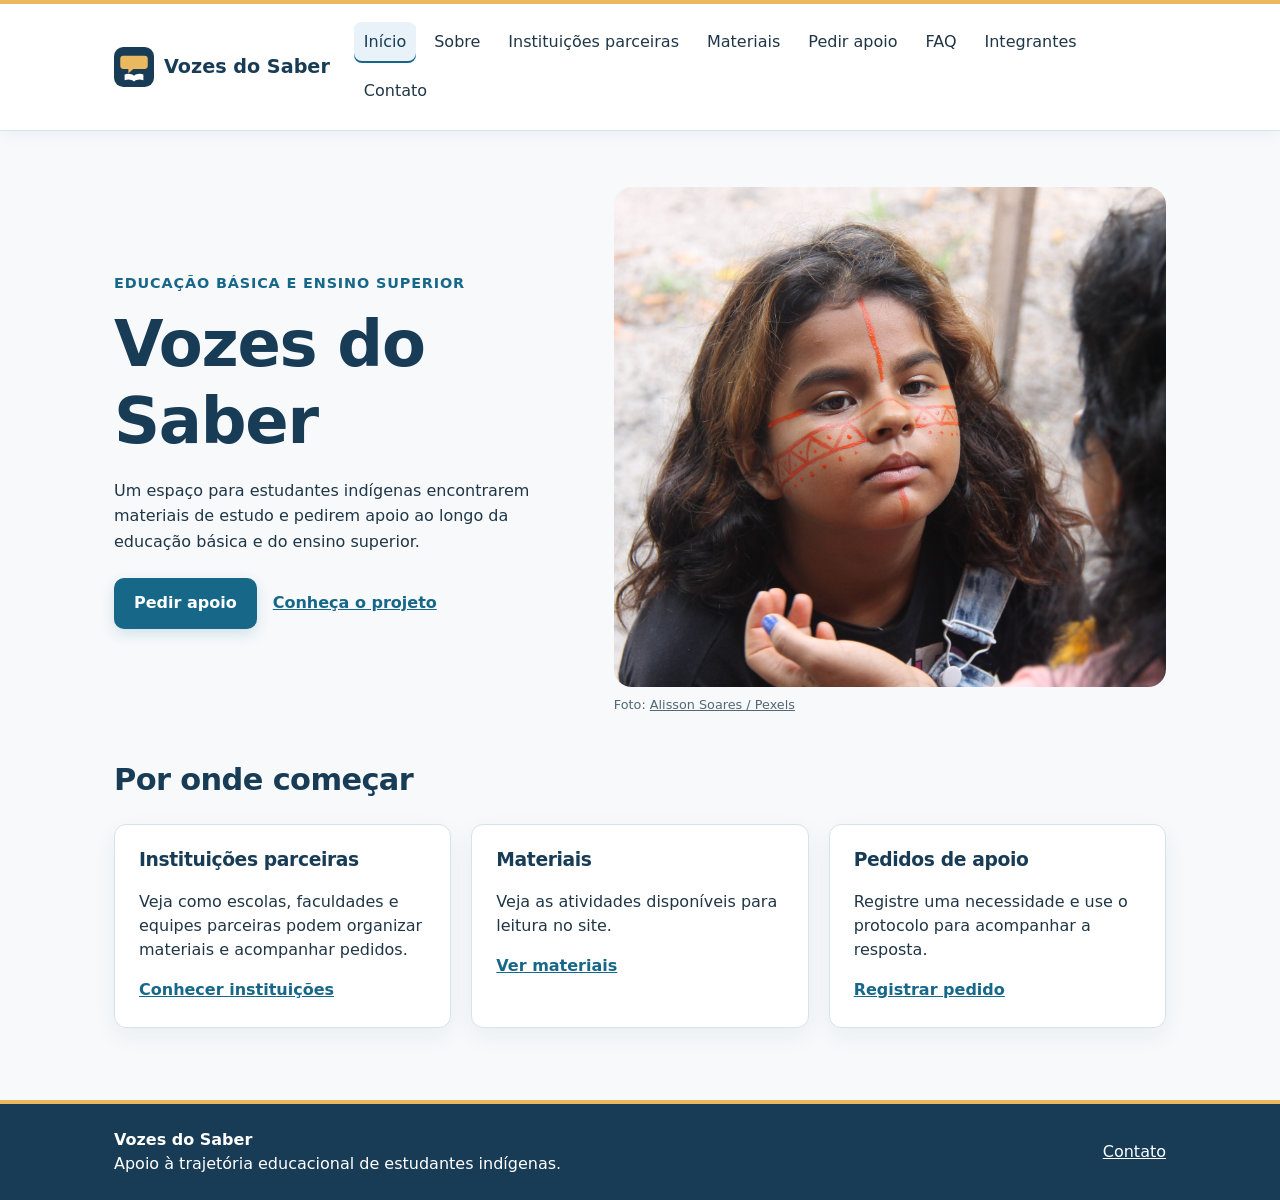
<file: index.html>
<!doctype html>
<html lang="pt-BR">
<head>
    <meta charset="UTF-8">
    <meta name="viewport" content="width=device-width, initial-scale=1.0">
    <title>Início | Vozes do Saber</title>
    <link rel="icon" href="assets/icons/voz-saber.svg" type="image/svg+xml">
    <link rel="stylesheet" href="css/style.css">
    <script src="js/script.js" defer></script>
</head>
<body>
    <a class="pular-conteudo" href="#conteudo-principal">Pular para o conteúdo</a>
    <header class="cabecalho">
        <nav class="navegacao" aria-label="Navegação principal">
            <a class="marca" href="index.html"><img src="assets/icons/voz-saber.svg" alt="" width="40" height="40">Vozes do Saber</a>
            <button class="menu-toggle" type="button" aria-controls="links-navegacao" aria-expanded="false"><span aria-hidden="true">☰</span> Menu</button>
            <div id="links-navegacao" class="links-navegacao">
                <a href="index.html" aria-current="page">Início</a>
                <a href="paginas/sobre.html">Sobre</a>
                <a href="paginas/instituicoes.html">Instituições parceiras</a>
                <a href="paginas/materiais.html">Materiais</a>
                <a href="paginas/pedidos.html">Pedir apoio</a>
                <a href="paginas/faq.html">FAQ</a>
                <a href="paginas/integrantes.html">Integrantes</a>
                <a href="paginas/contato.html">Contato</a>
            </div>
        </nav>
    </header>
    <main id="conteudo-principal" tabindex="-1">
        <section class="destaque-inicial" aria-labelledby="titulo-inicial">
            <div class="destaque-conteudo">
                <p class="etiqueta">Educação básica e ensino superior</p>
                <h1 id="titulo-inicial">Vozes do Saber</h1>
                <p>Um espaço para estudantes indígenas encontrarem materiais de estudo e pedirem apoio ao longo da educação básica e do ensino superior.</p>
                <div class="acoes-destaque">
                    <a class="botao" href="paginas/pedidos.html">Pedir apoio</a>
                    <a class="link-destaque" href="paginas/sobre.html">Conheça o projeto</a>
                </div>
            </div>
            <figure class="destaque-foto">
                <img src="assets/imagens/meninai1.jpg" alt="Retrato de uma criança com pintura facial" width="4272" height="2848" decoding="async" fetchpriority="high">
                <figcaption>Foto: <a href="https://www.pexels.com/pt-br/foto/menina-garota-moca-festival-14969148/">Alisson Soares / Pexels</a></figcaption>
            </figure>
        </section>

        <section class="caminhos-iniciais" aria-labelledby="titulo-caminhos">
            <h2 id="titulo-caminhos">Por onde começar</h2>
            <div class="cartoes-iniciais">
                <article>
                    <h3>Instituições parceiras</h3>
                    <p>Veja como escolas, faculdades e equipes parceiras podem organizar materiais e acompanhar pedidos.</p>
                    <a href="paginas/instituicoes.html">Conhecer instituições</a>
                </article>
                <article>
                    <h3>Materiais</h3>
                    <p>Veja as atividades disponíveis para leitura no site.</p>
                    <a href="paginas/materiais.html">Ver materiais</a>
                </article>
                <article>
                    <h3>Pedidos de apoio</h3>
                    <p>Registre uma necessidade e use o protocolo para acompanhar a resposta.</p>
                    <a href="paginas/pedidos.html">Registrar pedido</a>
                </article>
            </div>
        </section>
    </main>
    <footer class="rodape">
        <div class="conteudo-rodape">
            <p><strong>Vozes do Saber</strong><br>Apoio à trajetória educacional de estudantes indígenas.</p>
            <a href="paginas/contato.html">Contato</a>
        </div>
    </footer>
</body>
</html>
</file>
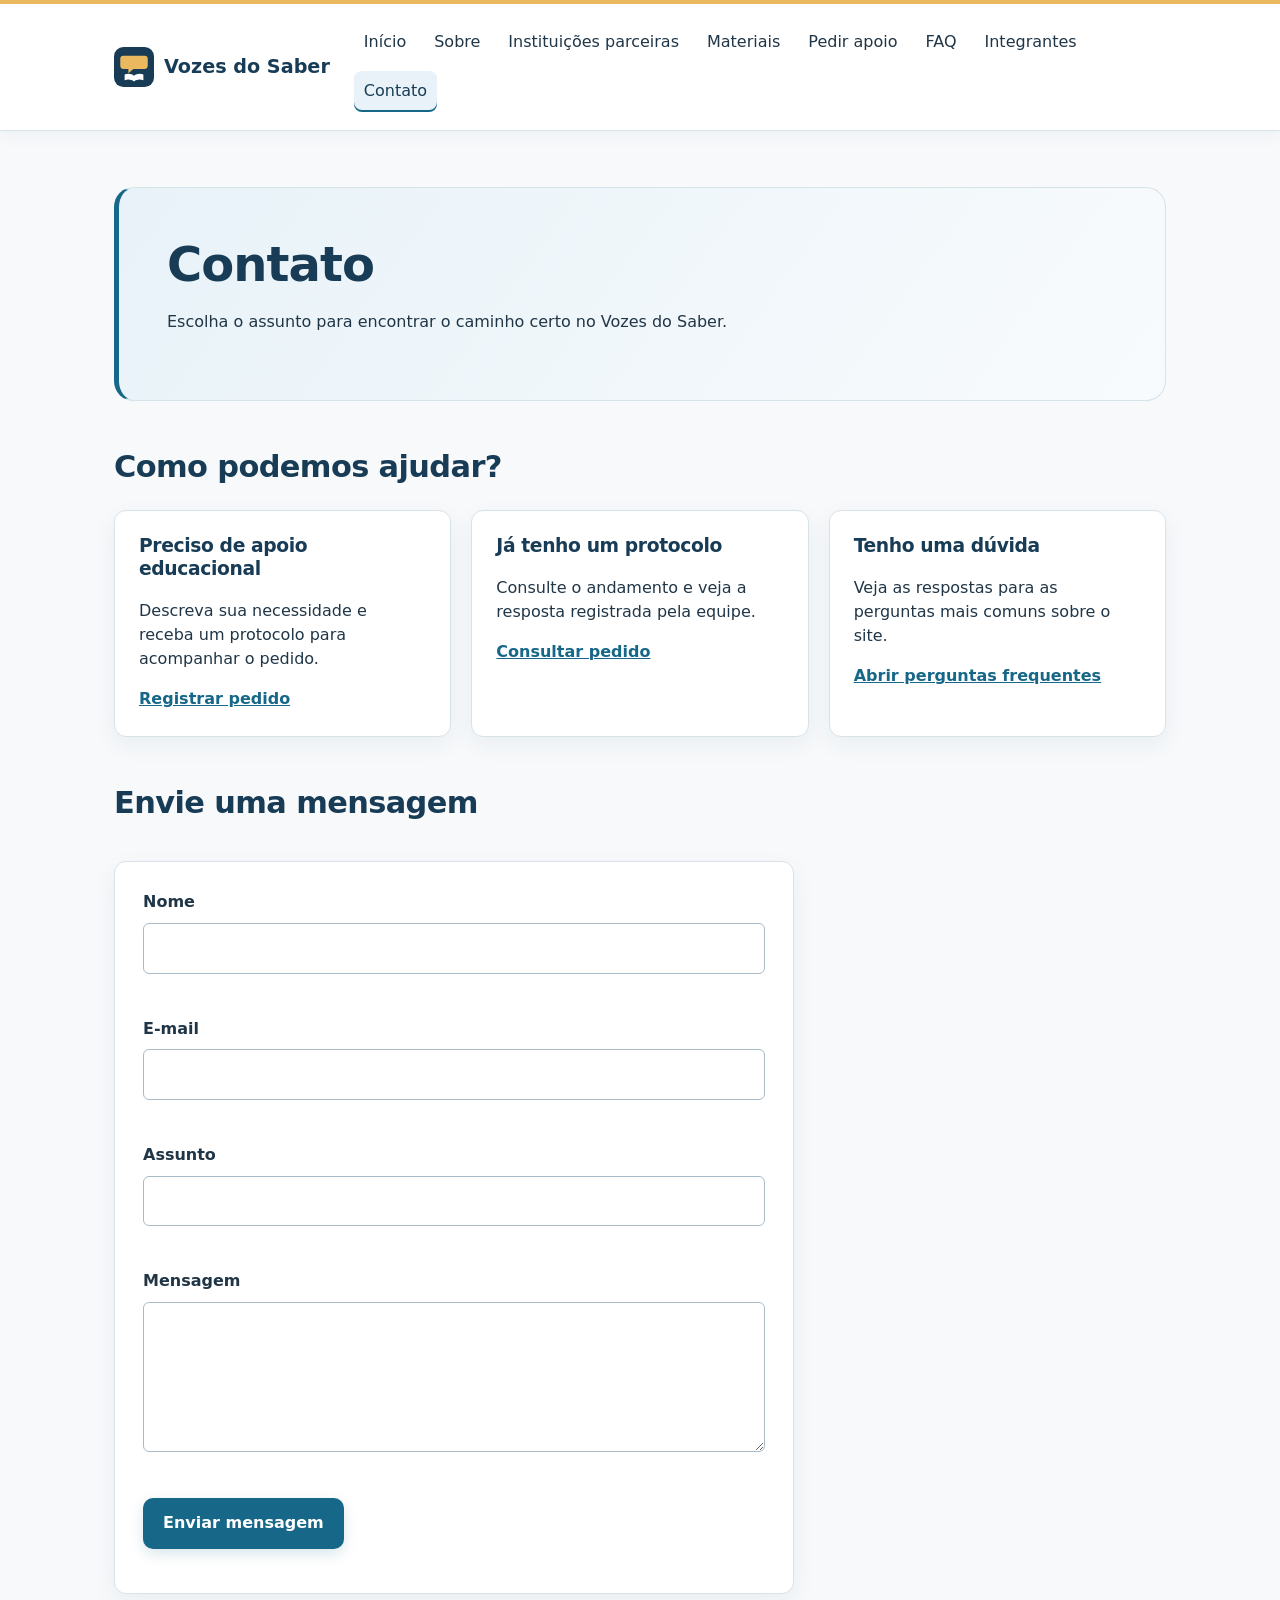
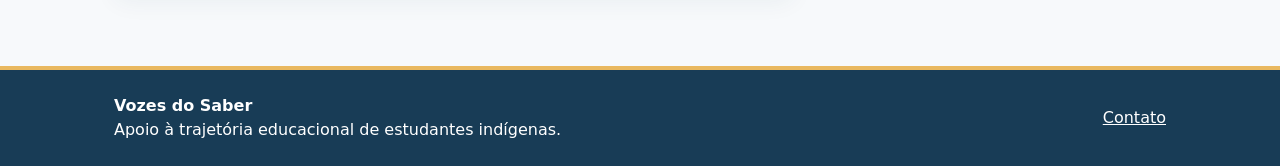
<file: paginas/contato.html>
<!doctype html>
<html lang="pt-BR">
<head>
    <meta charset="UTF-8">
    <meta name="viewport" content="width=device-width, initial-scale=1.0">
    <title>Contato | Vozes do Saber</title>
    <link rel="icon" href="../assets/icons/voz-saber.svg" type="image/svg+xml">
    <link rel="stylesheet" href="../css/style.css">
    <script src="../js/script.js" defer></script>
</head>
<body>
    <a class="pular-conteudo" href="#conteudo-principal">Pular para o conteúdo</a>
    <header class="cabecalho">
        <nav class="navegacao" aria-label="Navegação principal">
            <a class="marca" href="../index.html"><img src="../assets/icons/voz-saber.svg" alt="" width="40" height="40">Vozes do Saber</a>
            <button class="menu-toggle" type="button" aria-controls="links-navegacao" aria-expanded="false"><span aria-hidden="true">☰</span> Menu</button>
            <div id="links-navegacao" class="links-navegacao">
                <a href="../index.html">Início</a>
                <a href="sobre.html">Sobre</a>
                <a href="instituicoes.html">Instituições parceiras</a>
                <a href="materiais.html">Materiais</a>
                <a href="pedidos.html">Pedir apoio</a>
                <a href="faq.html">FAQ</a>
                <a href="integrantes.html">Integrantes</a>
                <a href="contato.html" aria-current="page">Contato</a>
            </div>
        </nav>
    </header>
    <main id="conteudo-principal" tabindex="-1">
        <section class="apresentacao-pagina">
            <h1>Contato</h1>
            <p>Escolha o assunto para encontrar o caminho certo no Vozes do Saber.</p>
        </section>

        <section class="secao-contato" aria-labelledby="titulo-contato">
            <h2 id="titulo-contato">Como podemos ajudar?</h2>
            <div class="opcoes-contato">
                <article>
                    <h3>Preciso de apoio educacional</h3>
                    <p>Descreva sua necessidade e receba um protocolo para acompanhar o pedido.</p>
                    <a href="pedidos.html">Registrar pedido</a>
                </article>
                <article>
                    <h3>Já tenho um protocolo</h3>
                    <p>Consulte o andamento e veja a resposta registrada pela equipe.</p>
                    <a href="pedidos.html#consulta-pedido">Consultar pedido</a>
                </article>
                <article>
                    <h3>Tenho uma dúvida</h3>
                    <p>Veja as respostas para as perguntas mais comuns sobre o site.</p>
                    <a href="faq.html">Abrir perguntas frequentes</a>
                </article>
            </div>
        </section>
        <section class="secao-contato" aria-labelledby="titulo-formulario-contato">
            <h2 id="titulo-formulario-contato">Envie uma mensagem</h2>
            <form id="formulario-contato" class="formulario-pedido" novalidate>
                <label for="contato-nome">Nome</label>
                <input id="contato-nome" name="nome" type="text" autocomplete="name" required aria-describedby="erro-contato-nome">
                <span class="erro-campo" id="erro-contato-nome"></span>

                <label for="contato-email">E-mail</label>
                <input id="contato-email" name="email" type="email" autocomplete="email" required aria-describedby="erro-contato-email">
                <span class="erro-campo" id="erro-contato-email"></span>

                <label for="contato-assunto">Assunto</label>
                <input id="contato-assunto" name="assunto" type="text" required aria-describedby="erro-contato-assunto">
                <span class="erro-campo" id="erro-contato-assunto"></span>

                <label for="contato-mensagem">Mensagem</label>
                <textarea id="contato-mensagem" name="mensagem" rows="5" required aria-describedby="erro-contato-mensagem"></textarea>
                <span class="erro-campo" id="erro-contato-mensagem"></span>

                <button class="botao" type="submit">Enviar mensagem</button>
                <p id="resposta-contato" role="status" aria-live="polite"></p>
            </form>
        </section>
    </main>
    <footer class="rodape">
        <div class="conteudo-rodape">
            <p><strong>Vozes do Saber</strong><br>Apoio à trajetória educacional de estudantes indígenas.</p>
            <a href="contato.html">Contato</a>
        </div>
    </footer>
</body>
</html>
</file>
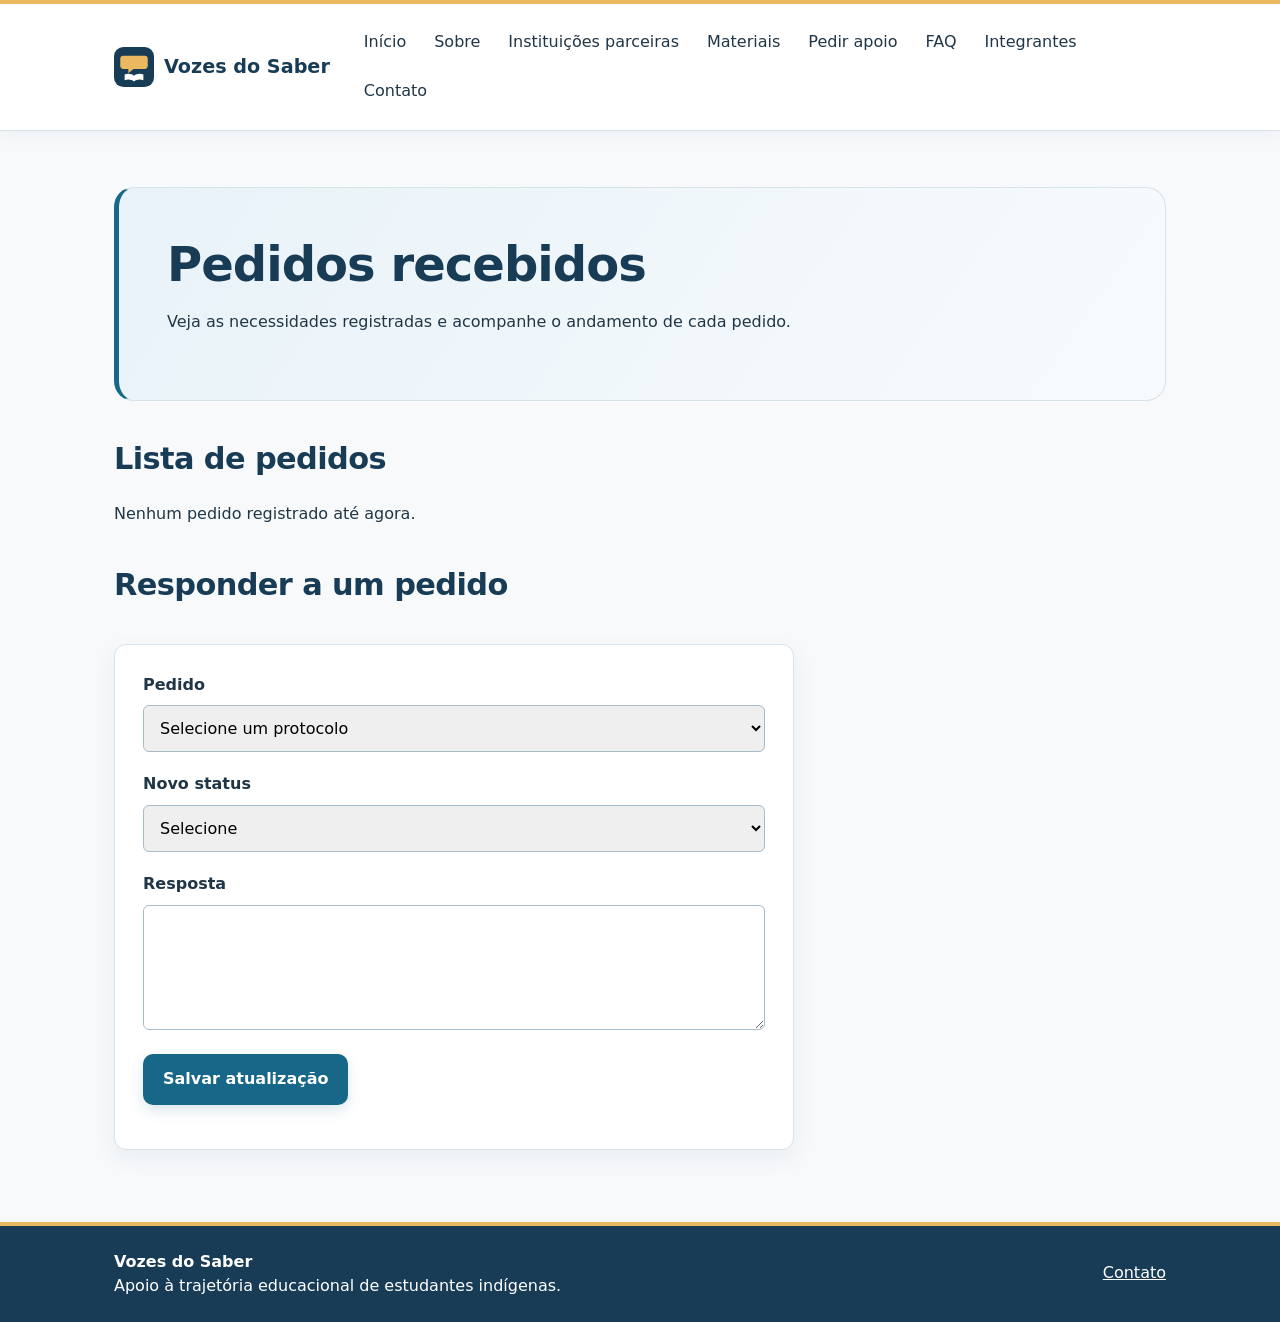
<file: paginas/equipe.html>
<!doctype html>
<html lang="pt-BR">
<head>
    <meta charset="UTF-8">
    <meta name="viewport" content="width=device-width, initial-scale=1.0">
    <title>Pedidos recebidos | Vozes do Saber</title>
    <link rel="icon" href="../assets/icons/voz-saber.svg" type="image/svg+xml">
    <link rel="stylesheet" href="../css/style.css">
    <script src="../js/script.js" defer></script>
</head>
<body>
    <a class="pular-conteudo" href="#conteudo-principal">Pular para o conteúdo</a>
    <header class="cabecalho">
        <nav class="navegacao" aria-label="Navegação principal">
            <a class="marca" href="../index.html"><img src="../assets/icons/voz-saber.svg" alt="" width="40" height="40">Vozes do Saber</a>
            <button class="menu-toggle" type="button" aria-controls="links-navegacao" aria-expanded="false"><span aria-hidden="true">☰</span> Menu</button>
            <div id="links-navegacao" class="links-navegacao">
                <a href="../index.html">Início</a>
                <a href="sobre.html">Sobre</a>
                <a href="instituicoes.html">Instituições parceiras</a>
                <a href="materiais.html">Materiais</a>
                <a href="pedidos.html">Pedir apoio</a>
                <a href="faq.html">FAQ</a>
                <a href="integrantes.html">Integrantes</a>
                <a href="contato.html">Contato</a>
            </div>
        </nav>
    </header>
    <main id="conteudo-principal" tabindex="-1">
        <section class="apresentacao-pagina">
            <h1>Pedidos recebidos</h1>
            <p>Veja as necessidades registradas e acompanhe o andamento de cada pedido.</p>
        </section>

        <section class="secao-pedidos-equipe" aria-labelledby="titulo-lista-pedidos">
            <h2 id="titulo-lista-pedidos">Lista de pedidos</h2>
            <p id="aviso-lista-pedidos" role="status"></p>
            <ul id="lista-pedidos" class="lista-pedidos"></ul>
        </section>

        <section class="secao-pedidos-equipe" aria-labelledby="titulo-resposta-equipe">
            <h2 id="titulo-resposta-equipe">Responder a um pedido</h2>
            <form id="formulario-equipe" class="formulario-pedido">
                <label for="protocolo-equipe">Pedido</label>
                <select id="protocolo-equipe" name="protocolo" required>
                    <option value="">Selecione um protocolo</option>
                </select>

                <label for="status-equipe">Novo status</label>
                <select id="status-equipe" name="status" required>
                    <option value="">Selecione</option>
                    <option value="Em análise">Em análise</option>
                    <option value="Respondido">Respondido</option>
                    <option value="Concluído">Concluído</option>
                </select>

                <label for="mensagem-equipe">Resposta</label>
                <textarea id="mensagem-equipe" name="resposta" rows="4" maxlength="500"></textarea>
                <button class="botao" type="submit">Salvar atualização</button>
                <p id="aviso-resposta-equipe" role="status" aria-live="polite"></p>
            </form>
        </section>
    </main>
    <footer class="rodape">
        <div class="conteudo-rodape">
            <p><strong>Vozes do Saber</strong><br>Apoio à trajetória educacional de estudantes indígenas.</p>
            <a href="contato.html">Contato</a>
        </div>
    </footer>
</body>
</html>
</file>
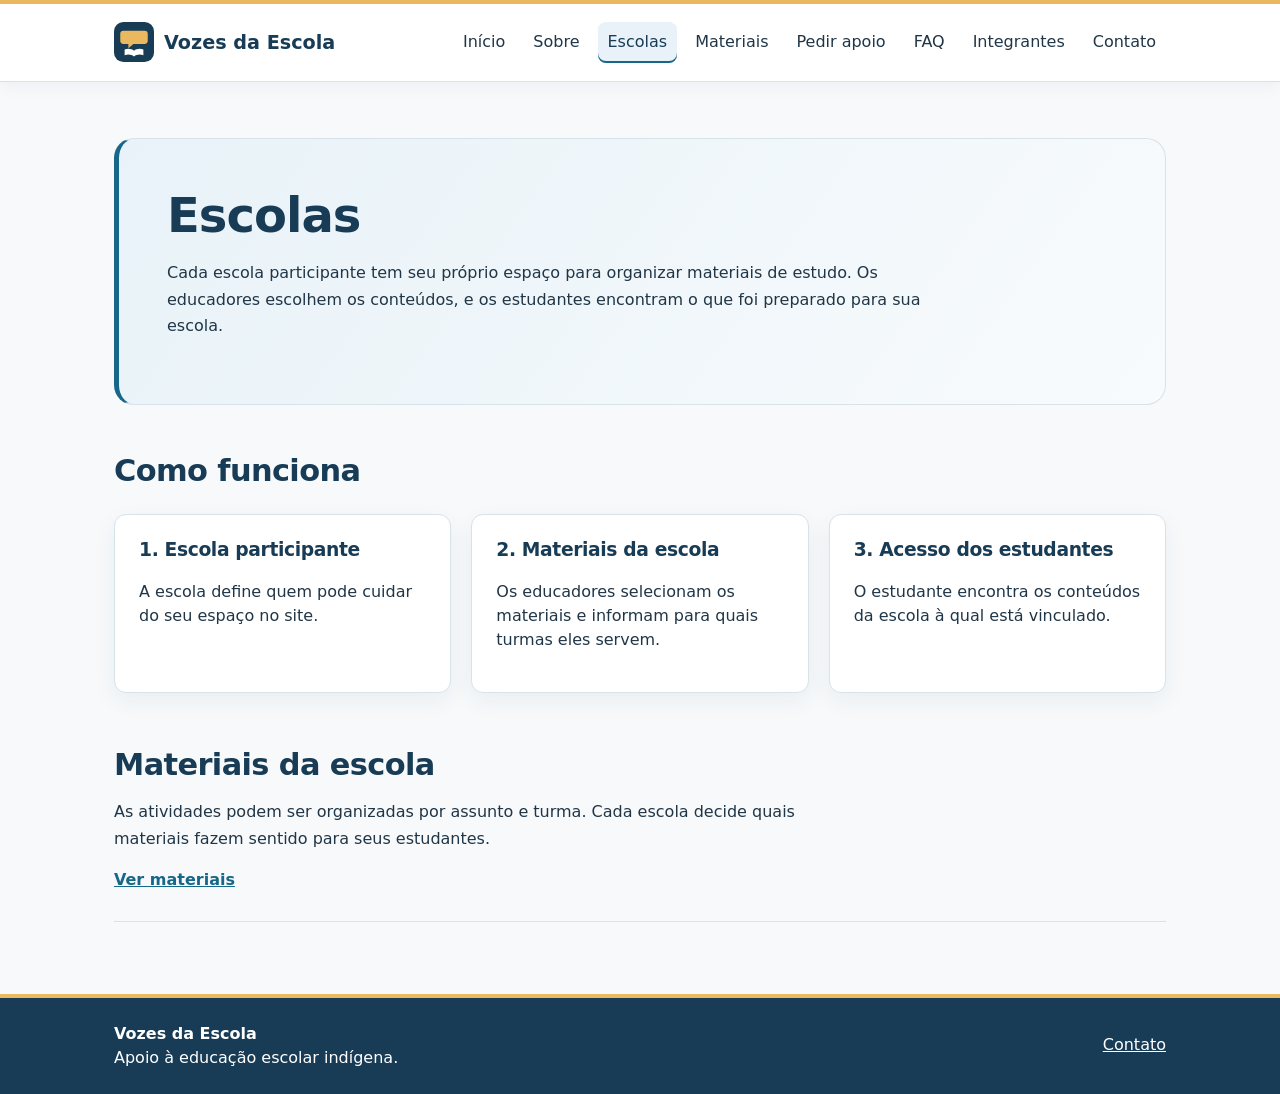
<file: paginas/escolas.html>
<!doctype html>
<html lang="pt-BR">
<head>
    <meta charset="UTF-8">
    <meta name="viewport" content="width=device-width, initial-scale=1.0">
    <title>Escolas | Vozes da Escola</title>
    <link rel="icon" href="../assets/icons/voz-escola.svg" type="image/svg+xml">
    <link rel="stylesheet" href="../css/style.css">
    <script src="../js/script.js" defer></script>
</head>
<body>
    <a class="pular-conteudo" href="#conteudo-principal">Pular para o conteúdo</a>
    <header class="cabecalho">
        <nav class="navegacao" aria-label="Navegação principal">
            <a class="marca" href="../index.html"><img src="../assets/icons/voz-escola.svg" alt="" width="40" height="40">Vozes da Escola</a>
            <button class="menu-toggle" type="button" aria-controls="links-navegacao" aria-expanded="false"><span aria-hidden="true">☰</span> Menu</button>
            <div id="links-navegacao" class="links-navegacao">
                <a href="../index.html">Início</a>
                <a href="sobre.html">Sobre</a>
                <a href="escolas.html" aria-current="page">Escolas</a>
                <a href="materiais.html">Materiais</a>
                <a href="pedidos.html">Pedir apoio</a>
                <a href="faq.html">FAQ</a>
                <a href="integrantes.html">Integrantes</a>
                <a href="contato.html">Contato</a>
            </div>
        </nav>
    </header>
    <main id="conteudo-principal" tabindex="-1">
        <section class="apresentacao-pagina">
            <h1>Escolas</h1>
            <p>Cada escola participante tem seu próprio espaço para organizar materiais de estudo. Os educadores escolhem os conteúdos, e os estudantes encontram o que foi preparado para sua escola.</p>
        </section>

        <section class="secao-escolas" aria-labelledby="titulo-organizacao">
            <h2 id="titulo-organizacao">Como funciona</h2>
            <div class="cartoes-escolas">
                <article>
                    <h3>1. Escola participante</h3>
                    <p>A escola define quem pode cuidar do seu espaço no site.</p>
                </article>
                <article>
                    <h3>2. Materiais da escola</h3>
                    <p>Os educadores selecionam os materiais e informam para quais turmas eles servem.</p>
                </article>
                <article>
                    <h3>3. Acesso dos estudantes</h3>
                    <p>O estudante encontra os conteúdos da escola à qual está vinculado.</p>
                </article>
            </div>
        </section>

        <section class="secao-texto" aria-labelledby="titulo-materiais-escolas">
            <h2 id="titulo-materiais-escolas">Materiais da escola</h2>
            <p>As atividades podem ser organizadas por assunto e turma. Cada escola decide quais materiais fazem sentido para seus estudantes.</p>
            <a href="materiais.html">Ver materiais</a>
        </section>
    </main>
    <footer class="rodape">
        <div class="conteudo-rodape">
            <p><strong>Vozes da Escola</strong><br>Apoio à educação escolar indígena.</p>
            <a href="contato.html">Contato</a>
        </div>
    </footer>
</body>
</html>
</file>
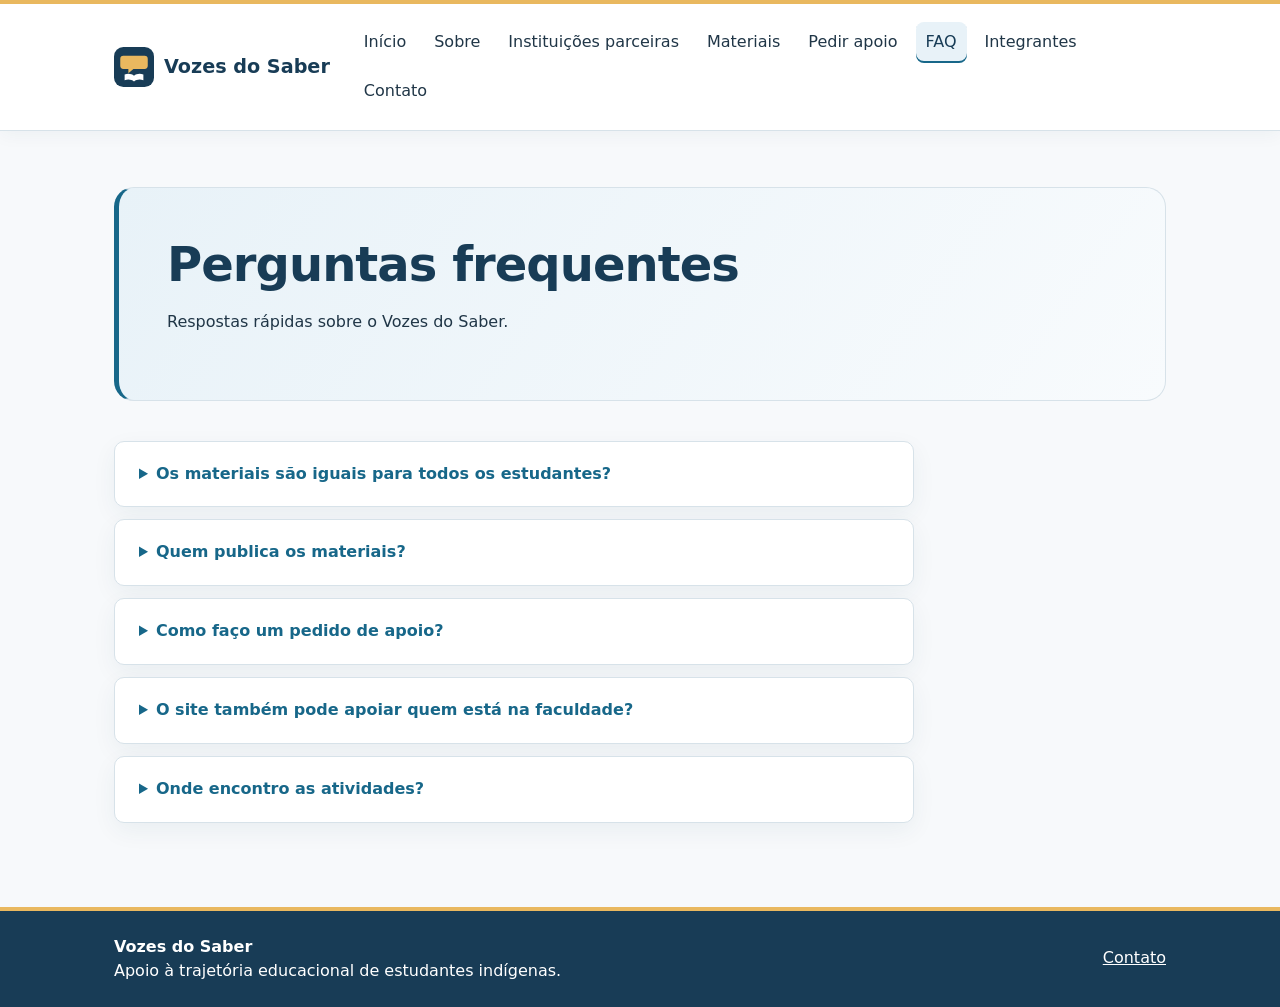
<file: paginas/faq.html>
<!doctype html>
<html lang="pt-BR">
<head>
    <meta charset="UTF-8">
    <meta name="viewport" content="width=device-width, initial-scale=1.0">
    <title>Perguntas frequentes | Vozes do Saber</title>
    <link rel="icon" href="../assets/icons/voz-saber.svg" type="image/svg+xml">
    <link rel="stylesheet" href="../css/style.css">
    <script src="../js/script.js" defer></script>
</head>
<body>
    <a class="pular-conteudo" href="#conteudo-principal">Pular para o conteúdo</a>
    <header class="cabecalho">
        <nav class="navegacao" aria-label="Navegação principal">
            <a class="marca" href="../index.html"><img src="../assets/icons/voz-saber.svg" alt="" width="40" height="40">Vozes do Saber</a>
            <button class="menu-toggle" type="button" aria-controls="links-navegacao" aria-expanded="false"><span aria-hidden="true">☰</span> Menu</button>
            <div id="links-navegacao" class="links-navegacao">
                <a href="../index.html">Início</a>
                <a href="sobre.html">Sobre</a>
                <a href="instituicoes.html">Instituições parceiras</a>
                <a href="materiais.html">Materiais</a>
                <a href="pedidos.html">Pedir apoio</a>
                <a href="faq.html" aria-current="page">FAQ</a>
                <a href="integrantes.html">Integrantes</a>
                <a href="contato.html">Contato</a>
            </div>
        </nav>
    </header>
    <main id="conteudo-principal" tabindex="-1">
        <section class="apresentacao-pagina">
            <h1>Perguntas frequentes</h1>
            <p>Respostas rápidas sobre o Vozes do Saber.</p>
        </section>

        <section class="perguntas" aria-label="Perguntas e respostas">
            <details>
                <summary>Os materiais são iguais para todos os estudantes?</summary>
                <p>Os conteúdos podem variar conforme a etapa de ensino e a instituição. Materiais sobre uma comunidade precisam de sua participação e autorização.</p>
            </details>
            <details>
                <summary>Quem publica os materiais?</summary>
                <p>Educadores e equipes autorizadas pelas instituições escolhem o que publicar. Os estudantes não publicam conteúdos automaticamente.</p>
            </details>
            <details>
                <summary>Como faço um pedido de apoio?</summary>
                <p>Descreva a necessidade na página Pedir apoio. Depois, use o protocolo para consultar o andamento.</p>
            </details>
            <details>
                <summary>O site também pode apoiar quem está na faculdade?</summary>
                <p>Sim. Além das atividades da educação básica, a proposta inclui materiais e pedidos de apoio para estudantes do ensino superior.</p>
            </details>
            <details>
                <summary>Onde encontro as atividades?</summary>
                <p>As atividades estão na página Materiais. Clique em “Ler atividade” para abrir o conteúdo.</p>
            </details>
        </section>
    </main>
    <footer class="rodape">
        <div class="conteudo-rodape">
            <p><strong>Vozes do Saber</strong><br>Apoio à trajetória educacional de estudantes indígenas.</p>
            <a href="contato.html">Contato</a>
        </div>
    </footer>
</body>
</html>
</file>
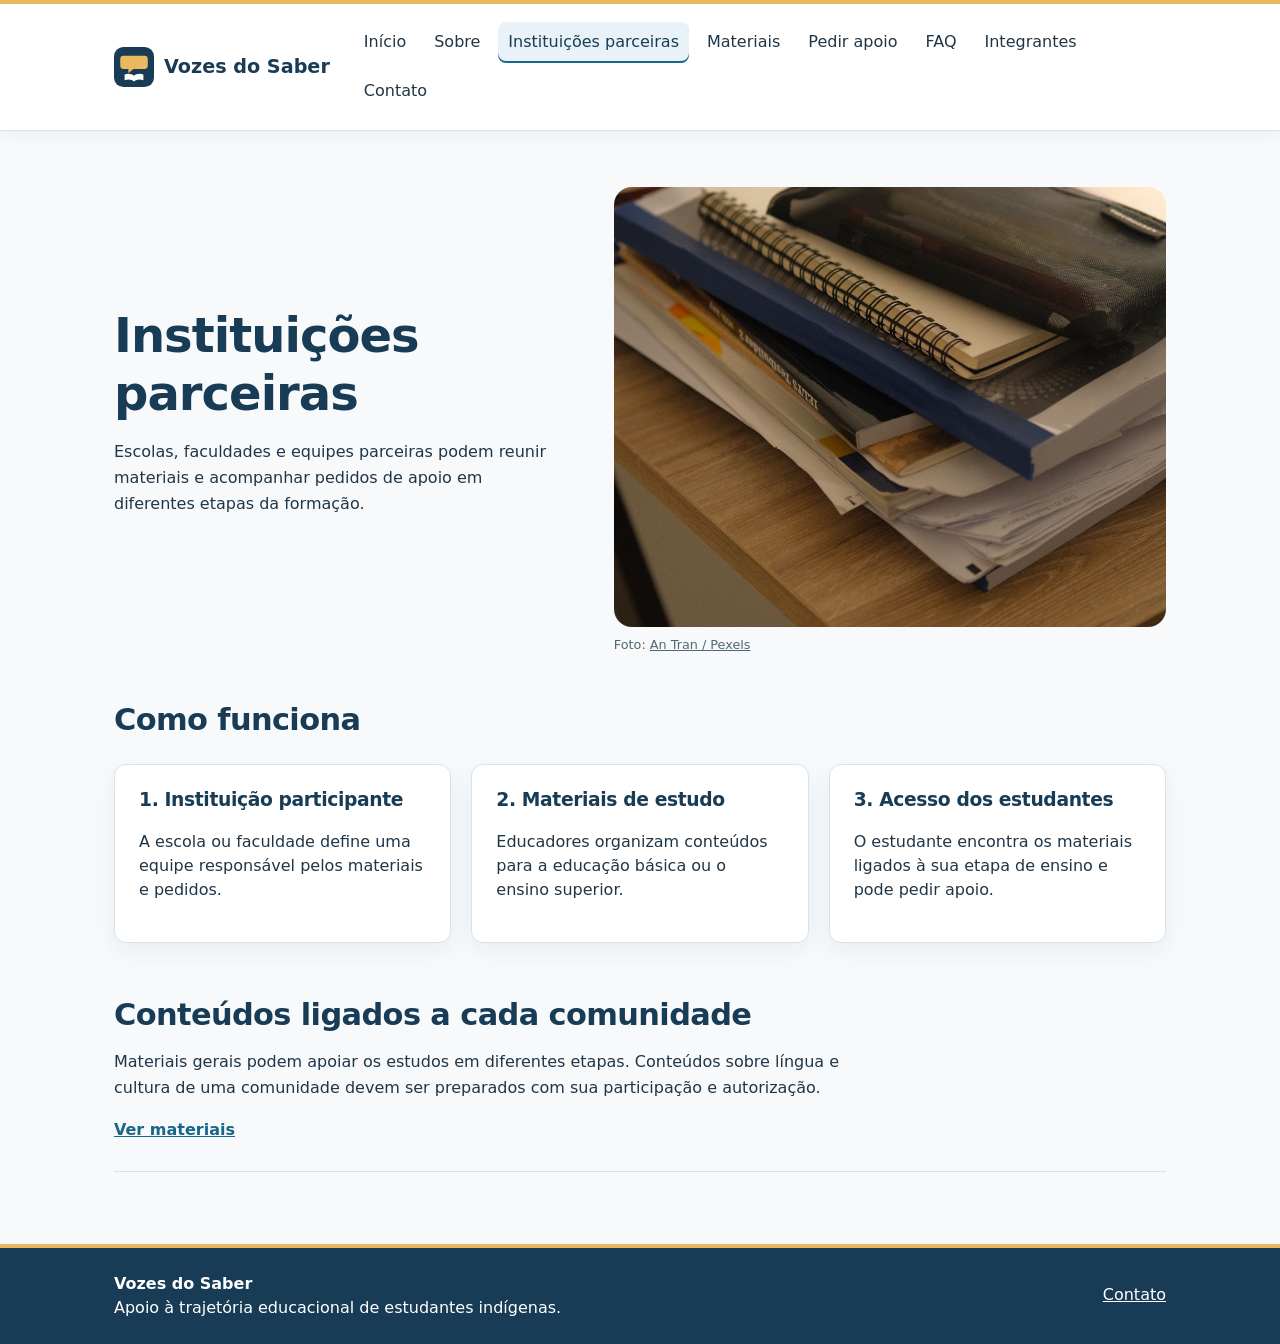
<file: paginas/instituicoes.html>
<!doctype html>
<html lang="pt-BR">
<head>
    <meta charset="UTF-8">
    <meta name="viewport" content="width=device-width, initial-scale=1.0">
    <title>Instituições parceiras | Vozes do Saber</title>
    <link rel="icon" href="../assets/icons/voz-saber.svg" type="image/svg+xml">
    <link rel="stylesheet" href="../css/style.css">
    <script src="../js/script.js" defer></script>
</head>
<body>
    <a class="pular-conteudo" href="#conteudo-principal">Pular para o conteúdo</a>
    <header class="cabecalho">
        <nav class="navegacao" aria-label="Navegação principal">
            <a class="marca" href="../index.html"><img src="../assets/icons/voz-saber.svg" alt="" width="40" height="40">Vozes do Saber</a>
            <button class="menu-toggle" type="button" aria-controls="links-navegacao" aria-expanded="false"><span aria-hidden="true">☰</span> Menu</button>
            <div id="links-navegacao" class="links-navegacao">
                <a href="../index.html">Início</a>
                <a href="sobre.html">Sobre</a>
                <a href="instituicoes.html" aria-current="page">Instituições parceiras</a>
                <a href="materiais.html">Materiais</a>
                <a href="pedidos.html">Pedir apoio</a>
                <a href="faq.html">FAQ</a>
                <a href="integrantes.html">Integrantes</a>
                <a href="contato.html">Contato</a>
            </div>
        </nav>
    </header>
    <main id="conteudo-principal" tabindex="-1">
        <section class="apresentacao-pagina apresentacao-com-foto">
            <div>
                <h1>Instituições parceiras</h1>
                <p>Escolas, faculdades e equipes parceiras podem reunir materiais e acompanhar pedidos de apoio em diferentes etapas da formação.</p>
            </div>
            <figure class="foto-apresentacao">
                <img src="../assets/imagens/pexels-an-tran-31930396-12561284.jpg" alt="Cadernos, livros e estojo sobre uma mesa de estudo" width="4160" height="6240" loading="lazy" decoding="async">
                <figcaption>Foto: <a href="https://www.pexels.com/pt-br/foto/livros-caderno-notebook-mesa-12561284/">An Tran / Pexels</a></figcaption>
            </figure>
        </section>

        <section class="secao-escolas" aria-labelledby="titulo-organizacao">
            <h2 id="titulo-organizacao">Como funciona</h2>
            <div class="cartoes-escolas">
                <article>
                    <h3>1. Instituição participante</h3>
                    <p>A escola ou faculdade define uma equipe responsável pelos materiais e pedidos.</p>
                </article>
                <article>
                    <h3>2. Materiais de estudo</h3>
                    <p>Educadores organizam conteúdos para a educação básica ou o ensino superior.</p>
                </article>
                <article>
                    <h3>3. Acesso dos estudantes</h3>
                    <p>O estudante encontra os materiais ligados à sua etapa de ensino e pode pedir apoio.</p>
                </article>
            </div>
        </section>

        <section class="secao-texto" aria-labelledby="titulo-materiais-escolas">
            <h2 id="titulo-materiais-escolas">Conteúdos ligados a cada comunidade</h2>
            <p>Materiais gerais podem apoiar os estudos em diferentes etapas. Conteúdos sobre língua e cultura de uma comunidade devem ser preparados com sua participação e autorização.</p>
            <a href="materiais.html">Ver materiais</a>
        </section>
    </main>
    <footer class="rodape">
        <div class="conteudo-rodape">
            <p><strong>Vozes do Saber</strong><br>Apoio à trajetória educacional de estudantes indígenas.</p>
            <a href="contato.html">Contato</a>
        </div>
    </footer>
</body>
</html>
</file>
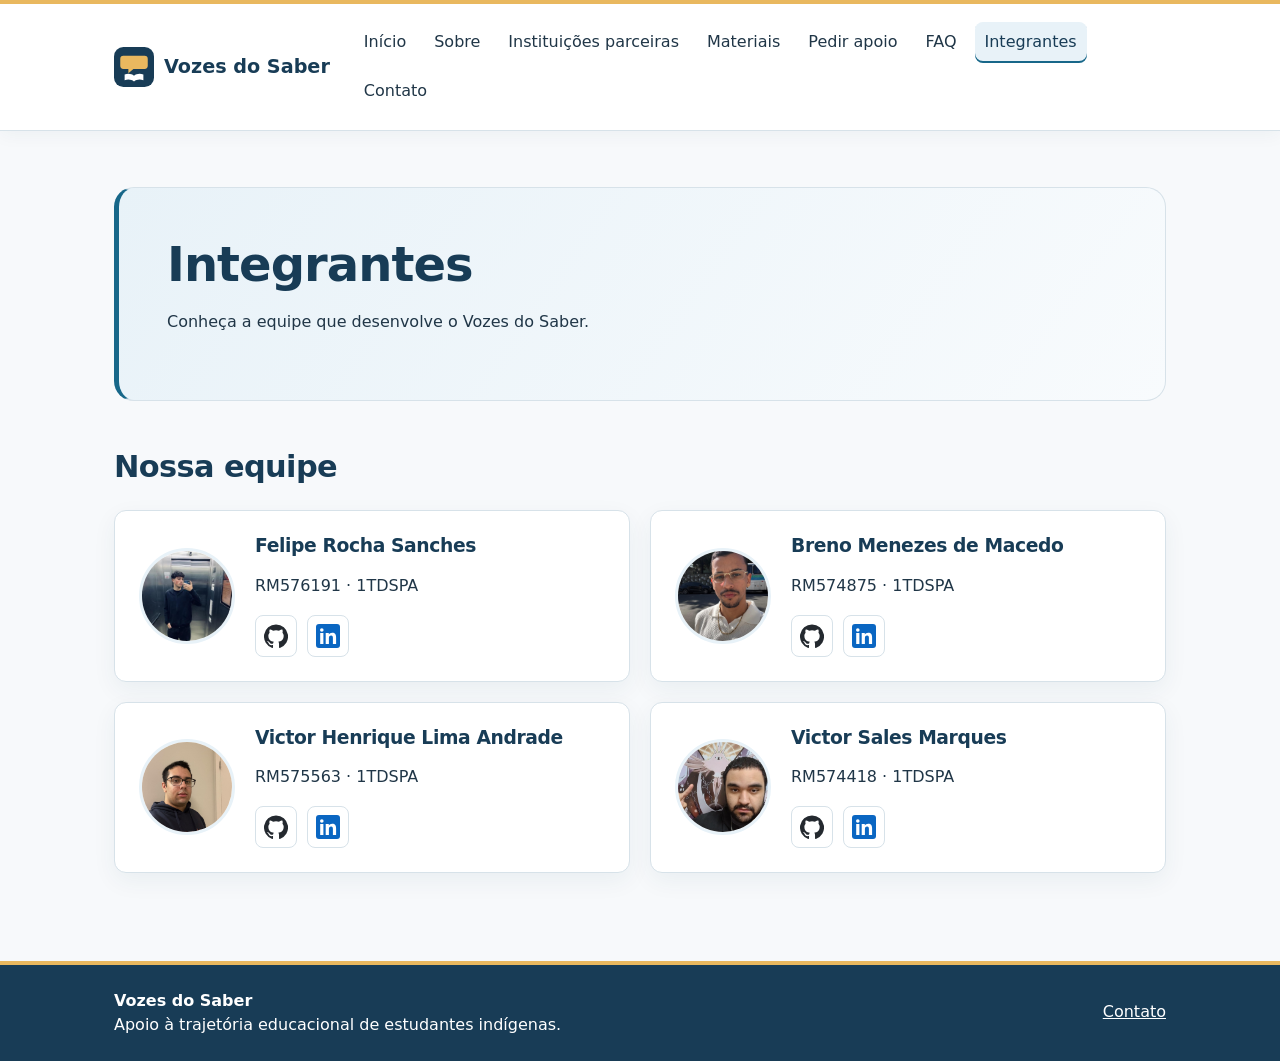
<file: paginas/integrantes.html>
<!doctype html>
<html lang="pt-BR">
<head>
    <meta charset="UTF-8">
    <meta name="viewport" content="width=device-width, initial-scale=1.0">
    <title>Integrantes | Vozes do Saber</title>
    <link rel="icon" href="../assets/icons/voz-saber.svg" type="image/svg+xml">
    <link rel="stylesheet" href="../css/style.css">
    <script src="../js/script.js" defer></script>
</head>
<body>
    <a class="pular-conteudo" href="#conteudo-principal">Pular para o conteúdo</a>
    <header class="cabecalho">
        <nav class="navegacao" aria-label="Navegação principal">
            <a class="marca" href="../index.html"><img src="../assets/icons/voz-saber.svg" alt="" width="40" height="40">Vozes do Saber</a>
            <button class="menu-toggle" type="button" aria-controls="links-navegacao" aria-expanded="false"><span aria-hidden="true">☰</span> Menu</button>
            <div id="links-navegacao" class="links-navegacao">
                <a href="../index.html">Início</a>
                <a href="sobre.html">Sobre</a>
                <a href="instituicoes.html">Instituições parceiras</a>
                <a href="materiais.html">Materiais</a>
                <a href="pedidos.html">Pedir apoio</a>
                <a href="faq.html">FAQ</a>
                <a href="integrantes.html" aria-current="page">Integrantes</a>
                <a href="contato.html">Contato</a>
            </div>
        </nav>
    </header>
    <main id="conteudo-principal" tabindex="-1">
        <section class="apresentacao-pagina">
            <h1>Integrantes</h1>
            <p>Conheça a equipe que desenvolve o Vozes do Saber.</p>
        </section>

        <section class="secao-integrantes" aria-labelledby="titulo-equipe">
            <h2 id="titulo-equipe">Nossa equipe</h2>
            <ul class="lista-integrantes">
                <li>
                    <img class="foto-integrante" src="../assets/imagens/integrantes/felipe.jpeg" alt="" width="96" height="96">
                    <div>
                        <h3>Felipe Rocha Sanches</h3>
                        <p>RM576191 · 1TDSPA</p>
                        <div class="links-integrantes">
                            <a href="https://github.com/FeRocha14" target="_blank" rel="noopener noreferrer" aria-label="GitHub de Felipe Rocha Sanches"><img src="../assets/icons/github.svg" alt="" width="24" height="24"></a>
                            <a href="https://www.linkedin.com/in/felipe-rocha-a46196248/" target="_blank" rel="noopener noreferrer" aria-label="LinkedIn de Felipe Rocha Sanches"><img src="../assets/icons/linkedin.svg" alt="" width="24" height="24"></a>
                        </div>
                    </div>
                </li>
                <li>
                    <img class="foto-integrante" src="../assets/imagens/integrantes/breno.jpeg" alt="" width="96" height="96">
                    <div>
                        <h3>Breno Menezes de Macedo</h3>
                        <p>RM574875 · 1TDSPA</p>
                        <div class="links-integrantes">
                            <a href="https://github.com/BrenoMenezes20" target="_blank" rel="noopener noreferrer" aria-label="GitHub de Breno Menezes de Macedo"><img src="../assets/icons/github.svg" alt="" width="24" height="24"></a>
                            <a href="https://www.linkedin.com/in/breno-menezes--/" target="_blank" rel="noopener noreferrer" aria-label="LinkedIn de Breno Menezes de Macedo"><img src="../assets/icons/linkedin.svg" alt="" width="24" height="24"></a>
                        </div>
                    </div>
                </li>
                <li>
                    <img class="foto-integrante" src="../assets/imagens/integrantes/VH.jpeg" alt="" width="96" height="96">
                    <div>
                        <h3>Victor Henrique Lima Andrade</h3>
                        <p>RM575563 · 1TDSPA</p>
                        <div class="links-integrantes">
                            <a href="https://github.com/Victor0Henrique" target="_blank" rel="noopener noreferrer" aria-label="GitHub de Victor Henrique Lima Andrade"><img src="../assets/icons/github.svg" alt="" width="24" height="24"></a>
                            <a href="https://www.linkedin.com/in/victor-henrique-a4996642a/" target="_blank" rel="noopener noreferrer" aria-label="LinkedIn de Victor Henrique Lima Andrade"><img src="../assets/icons/linkedin.svg" alt="" width="24" height="24"></a>
                        </div>
                    </div>
                </li>
                <li>
                    <img class="foto-integrante" src="../assets/imagens/integrantes/VS.jpeg" alt="" width="96" height="96">
                    <div>
                        <h3>Victor Sales Marques</h3>
                        <p>RM574418 · 1TDSPA</p>
                        <div class="links-integrantes">
                            <a href="https://github.com/victor-singrax" target="_blank" rel="noopener noreferrer" aria-label="GitHub de Victor Sales Marques"><img src="../assets/icons/github.svg" alt="" width="24" height="24"></a>
                            <a href="https://www.linkedin.com/in/victor-sales-marques/" target="_blank" rel="noopener noreferrer" aria-label="LinkedIn de Victor Sales Marques"><img src="../assets/icons/linkedin.svg" alt="" width="24" height="24"></a>
                        </div>
                    </div>
                </li>
            </ul>
        </section>
    </main>
    <footer class="rodape">
        <div class="conteudo-rodape">
            <p><strong>Vozes do Saber</strong><br>Apoio à trajetória educacional de estudantes indígenas.</p>
            <a href="contato.html">Contato</a>
        </div>
    </footer>
</body>
</html>
</file>
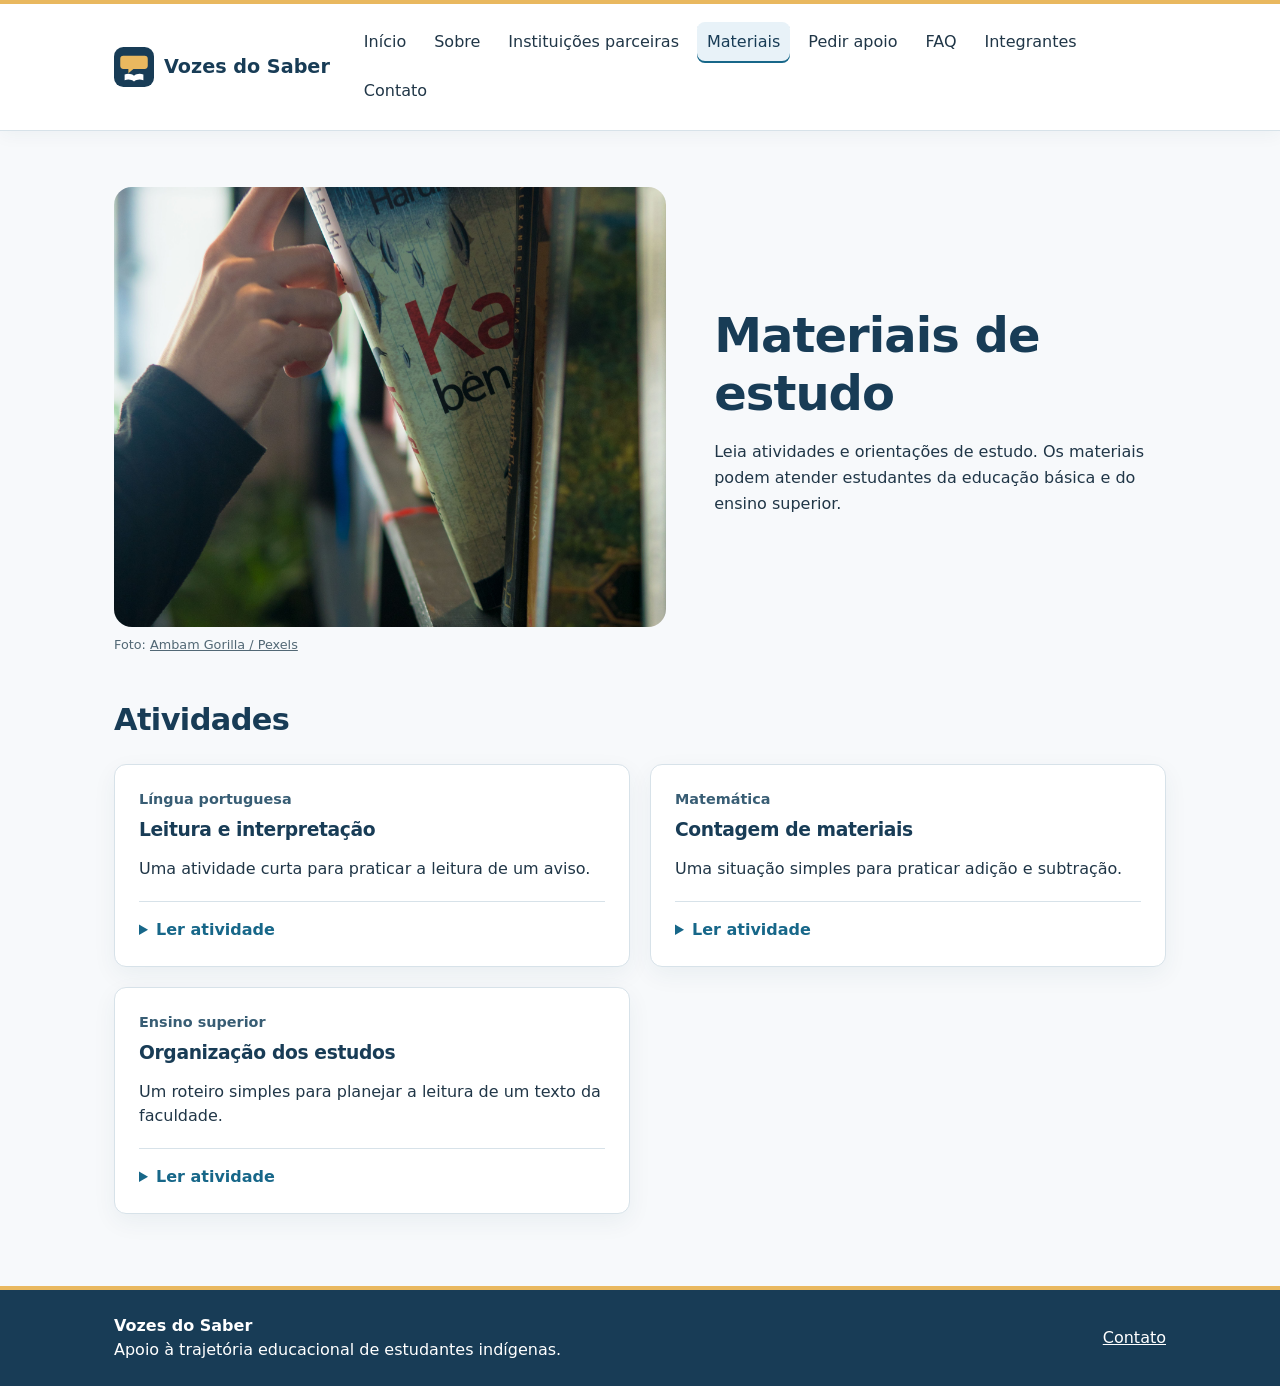
<file: paginas/materiais.html>
<!doctype html>
<html lang="pt-BR">
<head>
    <meta charset="UTF-8">
    <meta name="viewport" content="width=device-width, initial-scale=1.0">
    <title>Materiais | Vozes do Saber</title>
    <link rel="icon" href="../assets/icons/voz-saber.svg" type="image/svg+xml">
    <link rel="stylesheet" href="../css/style.css">
    <script src="../js/script.js" defer></script>
</head>
<body>
    <a class="pular-conteudo" href="#conteudo-principal">Pular para o conteúdo</a>
    <header class="cabecalho">
        <nav class="navegacao" aria-label="Navegação principal">
            <a class="marca" href="../index.html"><img src="../assets/icons/voz-saber.svg" alt="" width="40" height="40">Vozes do Saber</a>
            <button class="menu-toggle" type="button" aria-controls="links-navegacao" aria-expanded="false"><span aria-hidden="true">☰</span> Menu</button>
            <div id="links-navegacao" class="links-navegacao">
                <a href="../index.html">Início</a>
                <a href="sobre.html">Sobre</a>
                <a href="instituicoes.html">Instituições parceiras</a>
                <a href="materiais.html" aria-current="page">Materiais</a>
                <a href="pedidos.html">Pedir apoio</a>
                <a href="faq.html">FAQ</a>
                <a href="integrantes.html">Integrantes</a>
                <a href="contato.html">Contato</a>
            </div>
        </nav>
    </header>
    <main id="conteudo-principal" tabindex="-1">
        <section class="apresentacao-pagina apresentacao-com-foto apresentacao-materiais">
            <div>
                <h1>Materiais de estudo</h1>
                <p>Leia atividades e orientações de estudo. Os materiais podem atender estudantes da educação básica e do ensino superior.</p>
            </div>
            <figure class="foto-apresentacao">
                <img src="../assets/imagens/pexels-ambam-29031732.jpg" alt="Pessoa escolhendo um livro em uma estante" width="3685" height="5527" loading="lazy" decoding="async">
                <figcaption>Foto: <a href="https://www.pexels.com/pt-br/foto/pessoa-selecionando-um-livro-de-uma-prateleira-interna-29031732/">Ambam Gorilla / Pexels</a></figcaption>
            </figure>
        </section>

        <section class="secao-materiais" aria-labelledby="titulo-atividades">
            <h2 id="titulo-atividades">Atividades</h2>
            <div class="lista-materiais">
                <article class="material">
                    <p class="categoria-material">Língua portuguesa</p>
                    <h3>Leitura e interpretação</h3>
                    <p>Uma atividade curta para praticar a leitura de um aviso.</p>
                    <details>
                        <summary>Ler atividade</summary>
                        <p><strong>Aviso:</strong> A biblioteca da escola estará aberta na sexta-feira, das 9h às 12h. Os estudantes podem levar um livro emprestado e devolvê-lo na semana seguinte.</p>
                        <ol>
                            <li>Em que dia a biblioteca estará aberta?</li>
                            <li>Qual é o horário de funcionamento?</li>
                            <li>O que os estudantes podem levar emprestado?</li>
                        </ol>
                    </details>
                </article>

                <article class="material">
                    <p class="categoria-material">Matemática</p>
                    <h3>Contagem de materiais</h3>
                    <p>Uma situação simples para praticar adição e subtração.</p>
                    <details>
                        <summary>Ler atividade</summary>
                        <p>Uma turma separou 18 cadernos para uma atividade. Depois, recebeu mais 7 cadernos e distribuiu 10.</p>
                        <ol>
                            <li>Quantos cadernos havia após a chegada dos 7?</li>
                            <li>Quantos restaram depois da distribuição?</li>
                        </ol>
                    </details>
                </article>

                <article class="material">
                    <p class="categoria-material">Ensino superior</p>
                    <h3>Organização dos estudos</h3>
                    <p>Um roteiro simples para planejar a leitura de um texto da faculdade.</p>
                    <details>
                        <summary>Ler atividade</summary>
                        <ol>
                            <li>Leia o título e anote o que você já sabe sobre o assunto.</li>
                            <li>Durante a leitura, destaque as ideias principais e as palavras que precisa pesquisar.</li>
                            <li>Escreva um resumo curto e leve suas dúvidas para a próxima aula.</li>
                        </ol>
                    </details>
                </article>
            </div>
        </section>
    </main>
    <footer class="rodape">
        <div class="conteudo-rodape">
            <p><strong>Vozes do Saber</strong><br>Apoio à trajetória educacional de estudantes indígenas.</p>
            <a href="contato.html">Contato</a>
        </div>
    </footer>
</body>
</html>
</file>
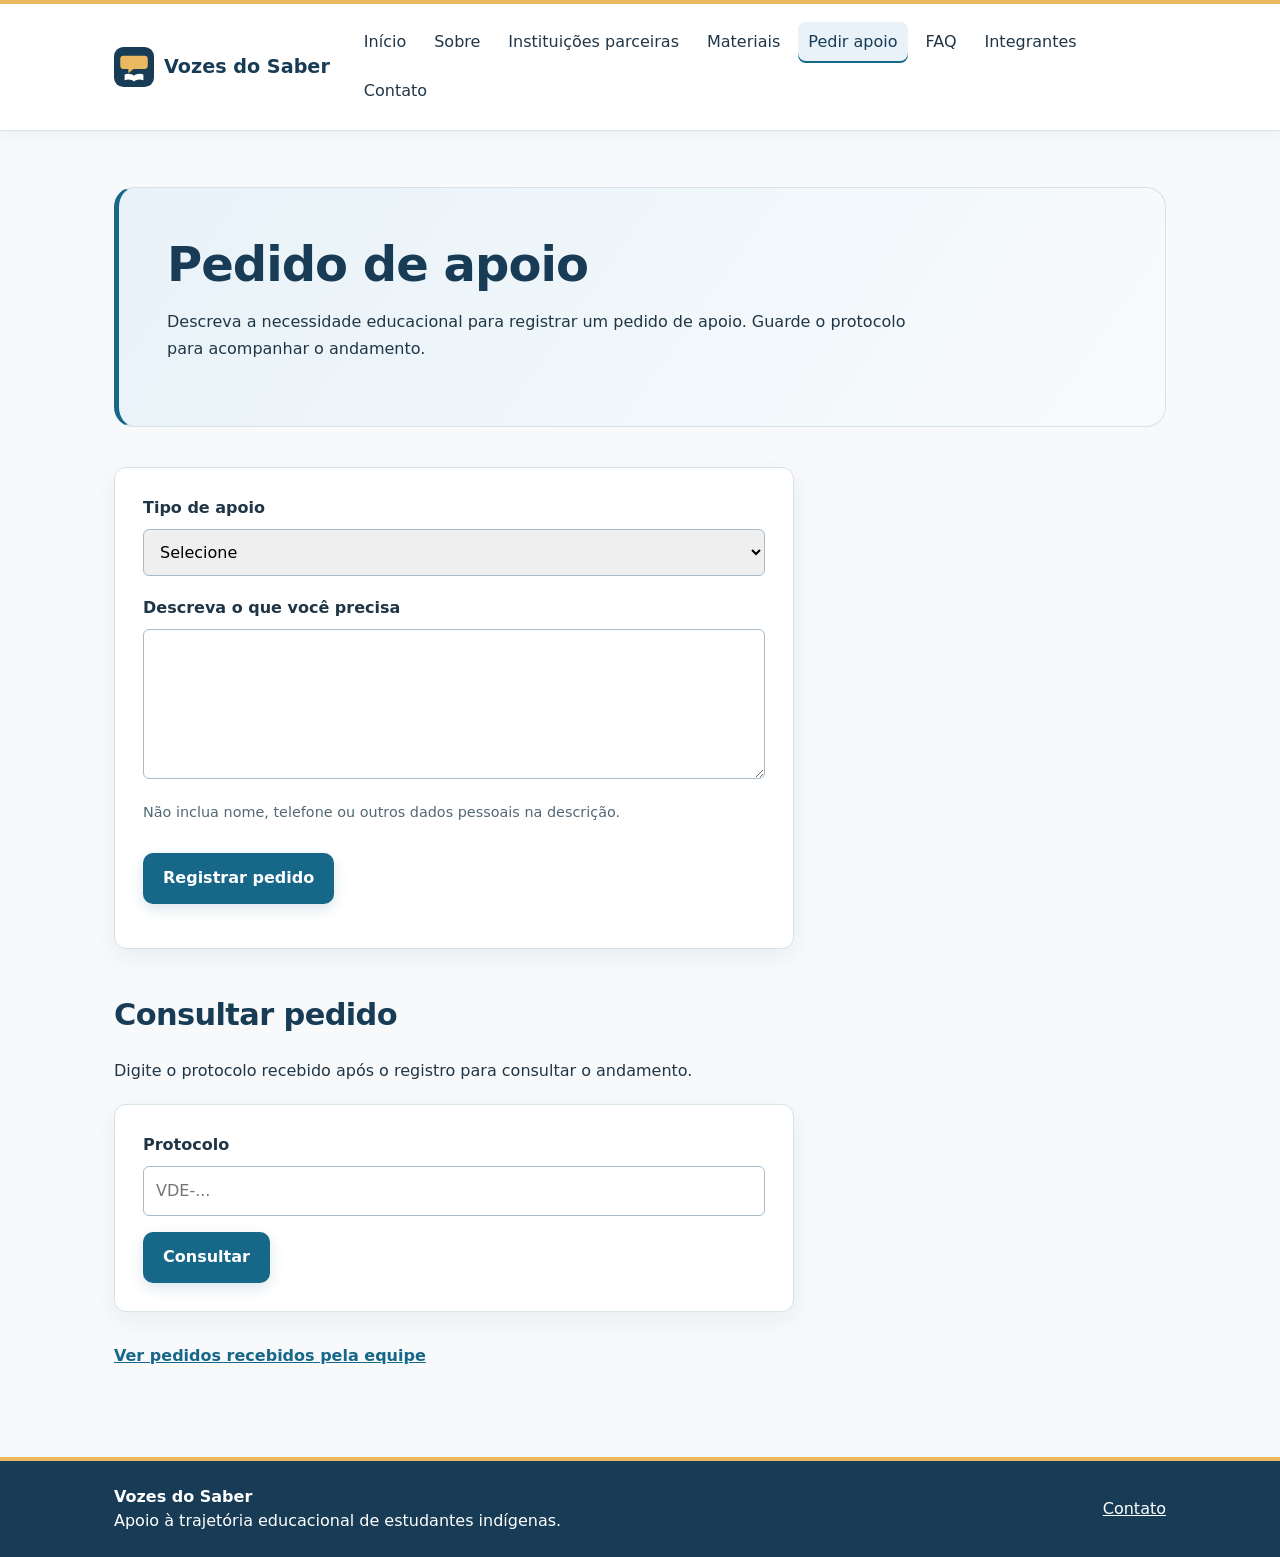
<file: paginas/pedidos.html>
<!doctype html>
<html lang="pt-BR">
<head>
    <meta charset="UTF-8">
    <meta name="viewport" content="width=device-width, initial-scale=1.0">
    <title>Pedir apoio | Vozes do Saber</title>
    <link rel="icon" href="../assets/icons/voz-saber.svg" type="image/svg+xml">
    <link rel="stylesheet" href="../css/style.css">
    <script src="../js/script.js" defer></script>
</head>
<body>
    <a class="pular-conteudo" href="#conteudo-principal">Pular para o conteúdo</a>
    <header class="cabecalho">
        <nav class="navegacao" aria-label="Navegação principal">
            <a class="marca" href="../index.html"><img src="../assets/icons/voz-saber.svg" alt="" width="40" height="40">Vozes do Saber</a>
            <button class="menu-toggle" type="button" aria-controls="links-navegacao" aria-expanded="false"><span aria-hidden="true">☰</span> Menu</button>
            <div id="links-navegacao" class="links-navegacao">
                <a href="../index.html">Início</a>
                <a href="sobre.html">Sobre</a>
                <a href="instituicoes.html">Instituições parceiras</a>
                <a href="materiais.html">Materiais</a>
                <a href="pedidos.html" aria-current="page">Pedir apoio</a>
                <a href="faq.html">FAQ</a>
                <a href="integrantes.html">Integrantes</a>
                <a href="contato.html">Contato</a>
            </div>
        </nav>
    </header>
    <main id="conteudo-principal" tabindex="-1">
        <section class="apresentacao-pagina">
            <h1>Pedido de apoio</h1>
            <p>Descreva a necessidade educacional para registrar um pedido de apoio. Guarde o protocolo para acompanhar o andamento.</p>
        </section>

        <form id="formulario-pedido" class="formulario-pedido">
            <label for="tipo-pedido">Tipo de apoio</label>
            <select id="tipo-pedido" name="tipo" required>
                <option value="">Selecione</option>
                <option value="Material de estudo">Material de estudo</option>
                <option value="Acesso a atividade">Acesso a atividade</option>
                <option value="Contato com educador">Contato com educador</option>
                <option value="Apoio no ensino superior">Apoio no ensino superior</option>
                <option value="Outro">Outro</option>
            </select>

            <label for="descricao-pedido">Descreva o que você precisa</label>
            <textarea id="descricao-pedido" name="descricao" rows="5" maxlength="500" required></textarea>
            <p class="ajuda-campo">Não inclua nome, telefone ou outros dados pessoais na descrição.</p>

            <button class="botao" type="submit">Registrar pedido</button>
            <p id="resposta-pedido" role="status" aria-live="polite"></p>
        </form>

        <section id="consulta-pedido" class="consulta-pedido" aria-labelledby="titulo-consulta">
            <h2 id="titulo-consulta">Consultar pedido</h2>
            <p>Digite o protocolo recebido após o registro para consultar o andamento.</p>
            <form id="formulario-consulta" class="formulario-pedido">
                <label for="protocolo-consulta">Protocolo</label>
                <input id="protocolo-consulta" name="protocolo" type="text" placeholder="VDE-..." required>
                <button class="botao" type="submit">Consultar</button>
            </form>
            <p id="resposta-consulta" role="status" aria-live="polite"></p>
            <dl id="dados-pedido" class="dados-pedido" hidden>
                <dt>Tipo de apoio</dt>
                <dd id="pedido-tipo"></dd>
                <dt>Descrição</dt>
                <dd id="pedido-descricao"></dd>
                <dt>Status</dt>
                <dd id="pedido-status" class="status-pedido"></dd>
                <dt>Resposta da equipe</dt>
                <dd id="pedido-resposta"></dd>
            </dl>
        </section>

        <p class="link-equipe"><a href="equipe.html">Ver pedidos recebidos pela equipe</a></p>
    </main>
    <footer class="rodape">
        <div class="conteudo-rodape">
            <p><strong>Vozes do Saber</strong><br>Apoio à trajetória educacional de estudantes indígenas.</p>
            <a href="contato.html">Contato</a>
        </div>
    </footer>
</body>
</html>
</file>
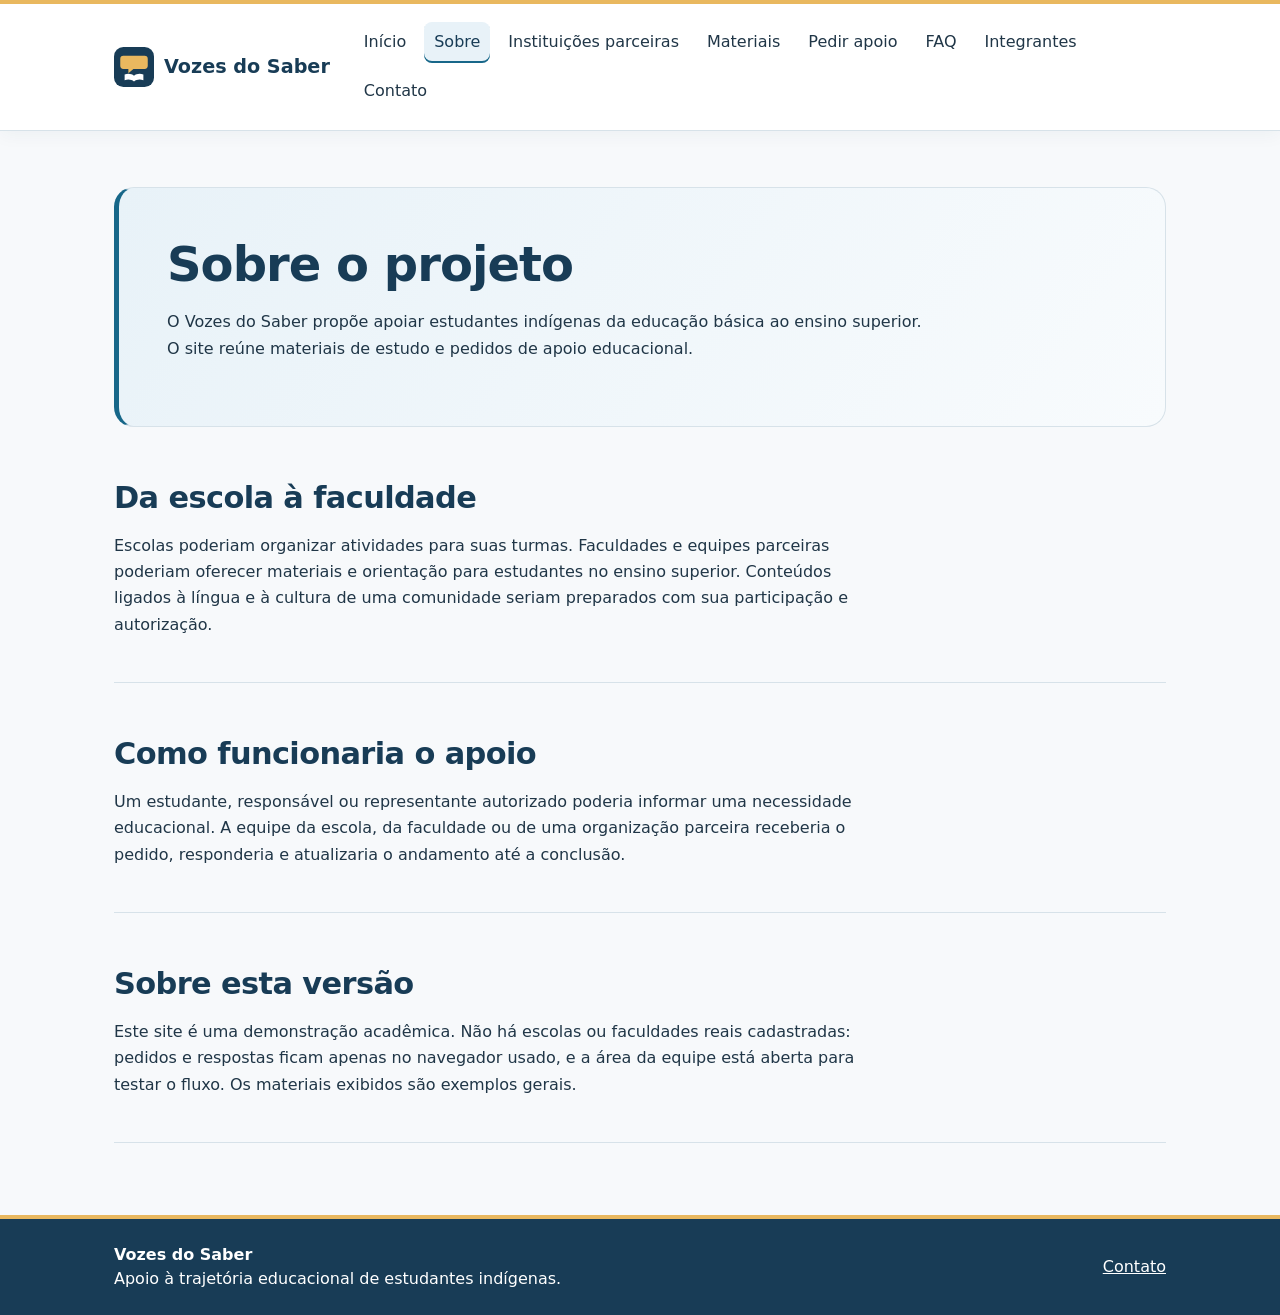
<file: paginas/sobre.html>
<!doctype html>
<html lang="pt-BR">
<head>
    <meta charset="UTF-8">
    <meta name="viewport" content="width=device-width, initial-scale=1.0">
    <title>Sobre o projeto | Vozes do Saber</title>
    <link rel="icon" href="../assets/icons/voz-saber.svg" type="image/svg+xml">
    <link rel="stylesheet" href="../css/style.css">
    <script src="../js/script.js" defer></script>
</head>
<body>
    <a class="pular-conteudo" href="#conteudo-principal">Pular para o conteúdo</a>
    <header class="cabecalho">
        <nav class="navegacao" aria-label="Navegação principal">
            <a class="marca" href="../index.html"><img src="../assets/icons/voz-saber.svg" alt="" width="40" height="40">Vozes do Saber</a>
            <button class="menu-toggle" type="button" aria-controls="links-navegacao" aria-expanded="false"><span aria-hidden="true">☰</span> Menu</button>
            <div id="links-navegacao" class="links-navegacao">
                <a href="../index.html">Início</a>
                <a href="sobre.html" aria-current="page">Sobre</a>
                <a href="instituicoes.html">Instituições parceiras</a>
                <a href="materiais.html">Materiais</a>
                <a href="pedidos.html">Pedir apoio</a>
                <a href="faq.html">FAQ</a>
                <a href="integrantes.html">Integrantes</a>
                <a href="contato.html">Contato</a>
            </div>
        </nav>
    </header>
    <main id="conteudo-principal" tabindex="-1">
        <section class="apresentacao-pagina">
            <h1>Sobre o projeto</h1>
            <p>O Vozes do Saber propõe apoiar estudantes indígenas da educação básica ao ensino superior. O site reúne materiais de estudo e pedidos de apoio educacional.</p>
        </section>

        <section class="secao-texto" aria-labelledby="titulo-escolas">
            <h2 id="titulo-escolas">Da escola à faculdade</h2>
            <p>Escolas poderiam organizar atividades para suas turmas. Faculdades e equipes parceiras poderiam oferecer materiais e orientação para estudantes no ensino superior. Conteúdos ligados à língua e à cultura de uma comunidade seriam preparados com sua participação e autorização.</p>
        </section>

        <section class="secao-texto" aria-labelledby="titulo-apoio">
            <h2 id="titulo-apoio">Como funcionaria o apoio</h2>
            <p>Um estudante, responsável ou representante autorizado poderia informar uma necessidade educacional. A equipe da escola, da faculdade ou de uma organização parceira receberia o pedido, responderia e atualizaria o andamento até a conclusão.</p>
        </section>

        <section class="secao-texto" aria-labelledby="titulo-demonstracao">
            <h2 id="titulo-demonstracao">Sobre esta versão</h2>
            <p>Este site é uma demonstração acadêmica. Não há escolas ou faculdades reais cadastradas: pedidos e respostas ficam apenas no navegador usado, e a área da equipe está aberta para testar o fluxo. Os materiais exibidos são exemplos gerais.</p>
        </section>
    </main>
    <footer class="rodape">
        <div class="conteudo-rodape">
            <p><strong>Vozes do Saber</strong><br>Apoio à trajetória educacional de estudantes indígenas.</p>
            <a href="contato.html">Contato</a>
        </div>
    </footer>
</body>
</html>
</file>
<file: css/style.css>
/* estilos do projeto */
:root {
    --azul-escuro: #183c56;
    --azul: #176789;
    --azul-hover: #0f536f;
    --texto: #203647;
    --texto-suave: #526875;
    --fundo: #f7f9fb;
    --azul-claro: #e8f2f8;
    --linha: #d7e2e9;
    --amarelo: #e9b85f;
}

* {
    box-sizing: border-box;
}

body {
    margin: 0;
    min-height: 100vh;
    display: flex;
    flex-direction: column;
    font-family: system-ui, "Segoe UI", Arial, sans-serif;
    line-height: 1.55;
    color: var(--texto);
    background: var(--fundo);
}

h1, h2, h3 {
    color: var(--azul-escuro);
    line-height: 1.2;
    letter-spacing: -0.02em;
}

h2 {
    font-size: clamp(1.45rem, 3vw, 1.9rem);
}

:where(a, button, input, select, textarea, summary):focus-visible {
    outline: 3px solid #965400;
    outline-offset: 3px;
}

.pular-conteudo {
    position: absolute;
    top: -100px;
    left: 24px;
    z-index: 10;
    padding: 10px 14px;
    border-radius: 6px;
    color: var(--texto);
    background: #fff;
    font-weight: 700;
}

.pular-conteudo:focus {
    top: 12px;
}

.cabecalho {
    background: #fff;
    border-top: 4px solid var(--amarelo);
    border-bottom: 1px solid var(--linha);
    box-shadow: 0 3px 18px rgba(24, 60, 86, 0.05);
}

.navegacao {
    max-width: 1100px;
    margin: 0 auto;
    padding: 18px 24px;
    display: flex;
    align-items: center;
    justify-content: space-between;
    gap: 24px;
}

.marca {
    display: inline-flex;
    align-items: center;
    gap: 10px;
    color: var(--azul-escuro);
    font-size: 1.2rem;
    font-weight: 700;
    text-decoration: none;
    white-space: nowrap;
}

.marca img {
    flex: none;
}

.menu-toggle {
    display: none;
    align-items: center;
    gap: 8px;
    padding: 8px 12px;
    border: 1px solid #a7bbc8;
    border-radius: 6px;
    color: var(--texto);
    background: #fff;
    font: inherit;
    cursor: pointer;
}

.menu-toggle:focus-visible {
    outline: 3px solid #965400;
    outline-offset: 3px;
}

.links-navegacao {
    display: flex;
    flex-wrap: wrap;
    gap: 8px;
}

.links-navegacao a {
    padding: 8px 10px;
    border-radius: 8px;
    color: var(--texto);
    text-decoration: none;
}

.links-navegacao a:hover,
.links-navegacao a:focus-visible,
.links-navegacao a[aria-current="page"] {
    background: var(--azul-claro);
    color: var(--azul-escuro);
}

.links-navegacao a[aria-current="page"] {
    box-shadow: inset 0 -2px var(--azul);
}

main {
    max-width: 1100px;
    width: 100%;
    flex: 1;
    margin: 0 auto;
    padding: 56px 24px 72px;
}

.destaque-inicial {
    display: grid;
    grid-template-columns: minmax(0, 0.9fr) minmax(0, 1.1fr);
    align-items: center;
    gap: 48px;
}

.destaque-conteudo {
    padding: 32px 0;
}

.etiqueta {
    margin: 0 0 12px;
    color: var(--azul);
    font-size: 0.9rem;
    font-weight: 700;
    letter-spacing: 0.06em;
    text-transform: uppercase;
}

.destaque-inicial h1 {
    margin: 0 0 18px;
    font-size: clamp(2.4rem, 5vw, 4rem);
}

.destaque-conteudo > p:not(.etiqueta) {
    max-width: 650px;
    line-height: 1.6;
}

.destaque-foto {
    min-width: 0;
    margin: 0;
}

.destaque-foto img {
    display: block;
    width: 100%;
    height: 500px;
    object-fit: cover;
    object-position: center;
    border-radius: 18px;
}

.destaque-foto figcaption {
    margin-top: 8px;
    color: var(--texto-suave);
    font-size: 0.8rem;
}

.destaque-foto a {
    color: inherit;
}

.botao {
    display: inline-block;
    margin-top: 16px;
    padding: 13px 20px;
    border-radius: 10px;
    color: #fff;
    background: var(--azul);
    text-decoration: none;
    font-weight: 700;
    box-shadow: 0 5px 14px rgba(23, 103, 137, 0.16);
}

.botao:hover,
.botao:focus-visible {
    background: var(--azul-hover);
}

.acoes-destaque {
    display: flex;
    align-items: center;
    flex-wrap: wrap;
    gap: 16px;
    margin-top: 24px;
}

.acoes-destaque .botao {
    margin-top: 0;
}

.link-destaque {
    color: var(--azul);
    font-weight: 700;
}

.caminhos-iniciais {
    margin-top: 48px;
}

.cartoes-iniciais {
    display: grid;
    grid-template-columns: repeat(3, minmax(0, 1fr));
    gap: 20px;
}

.cartoes-iniciais article {
    padding: 24px;
    border: 1px solid var(--linha);
    border-radius: 12px;
    background: #fff;
}

.cartoes-iniciais h3 {
    margin-top: 0;
}

.cartoes-iniciais p {
    line-height: 1.5;
}

.cartoes-iniciais a {
    color: var(--azul);
    font-weight: 700;
}

.apresentacao-pagina {
    padding: 48px;
    border: 1px solid var(--linha);
    border-left: 5px solid var(--azul);
    border-radius: 20px;
    background: linear-gradient(125deg, var(--azul-claro), #f8fbfd);
}

.apresentacao-pagina h1 {
    margin: 0 0 16px;
    font-size: clamp(2rem, 4vw, 3rem);
}

.apresentacao-pagina p,
.secao-texto p {
    max-width: 760px;
    line-height: 1.65;
}

.apresentacao-com-foto {
    display: grid;
    grid-template-columns: minmax(0, 0.9fr) minmax(0, 1.1fr);
    align-items: center;
    gap: 48px;
    padding: 0;
    border: 0;
    background: none;
}

.apresentacao-materiais .foto-apresentacao {
    order: -1;
}

.apresentacao-materiais {
    grid-template-columns: minmax(0, 1.1fr) minmax(0, 0.9fr);
}

.foto-apresentacao {
    min-width: 0;
    margin: 0;
}

.foto-apresentacao img {
    display: block;
    width: 100%;
    height: 440px;
    object-fit: cover;
    border-radius: 18px;
}

.foto-apresentacao figcaption {
    margin-top: 8px;
    color: var(--texto-suave);
    font-size: 0.8rem;
}

.foto-apresentacao a {
    color: inherit;
}

.secao-texto {
    padding: 28px 0;
    border-bottom: 1px solid var(--linha);
}

.secao-texto h2 {
    margin-bottom: 12px;
}

.secao-escolas {
    margin-top: 48px;
}

.cartoes-escolas {
    display: grid;
    grid-template-columns: repeat(3, minmax(0, 1fr));
    gap: 20px;
}

.cartoes-escolas article {
    padding: 24px;
    border: 1px solid var(--linha);
    border-radius: 12px;
    background: #fff;
}

.cartoes-escolas h3 {
    margin-top: 0;
}

.cartoes-escolas p {
    line-height: 1.5;
}

.secao-texto a {
    color: var(--azul);
    font-weight: 700;
}

.secao-materiais {
    margin-top: 48px;
}

.lista-materiais {
    display: grid;
    grid-template-columns: repeat(2, minmax(0, 1fr));
    align-items: start;
    gap: 20px;
}

.material {
    padding: 24px;
    border: 1px solid var(--linha);
    border-radius: 12px;
    background: #fff;
    line-height: 1.5;
}

.material h3 {
    margin: 0 0 12px;
}

.categoria-material {
    margin: 0 0 8px;
    color: #385d74;
    font-size: 0.9rem;
    font-weight: 700;
}

.material details {
    margin-top: 20px;
    padding-top: 16px;
    border-top: 1px solid var(--linha);
}

.material summary {
    color: var(--azul);
    cursor: pointer;
    font-weight: 700;
}

.material ol {
    padding-left: 22px;
}

.perguntas {
    max-width: 800px;
    margin-top: 40px;
}

.perguntas details {
    margin-bottom: 12px;
    padding: 20px 24px;
    border: 1px solid var(--linha);
    border-radius: 10px;
    background: #fff;
}

.perguntas summary {
    color: var(--azul);
    cursor: pointer;
    font-weight: 700;
}

.perguntas p {
    margin-bottom: 0;
    line-height: 1.6;
}

.formulario-pedido {
    max-width: 680px;
    margin-top: 40px;
    padding: 28px;
    border: 1px solid var(--linha);
    border-radius: 12px;
    background: #fff;
}

.formulario-pedido label {
    display: block;
    margin: 20px 0 8px;
    font-weight: 700;
}

.formulario-pedido label:first-child {
    margin-top: 0;
}

.formulario-pedido select,
.formulario-pedido input,
.formulario-pedido textarea {
    width: 100%;
    padding: 12px;
    border: 1px solid #a7bbc8;
    border-radius: 6px;
    font: inherit;
}

.formulario-pedido select:focus,
.formulario-pedido input:focus,
.formulario-pedido textarea:focus {
    border-color: var(--azul);
}

.formulario-pedido [aria-invalid="true"] {
    border: 2px solid #b42332;
}

.erro-campo {
    display: block;
    min-height: 1.3em;
    margin-top: 4px;
    color: #9c1d2b;
    font-size: 0.9rem;
}

.ajuda-campo {
    color: var(--texto-suave);
    font-size: 0.9rem;
}

.formulario-pedido .botao {
    border: 0;
    cursor: pointer;
    font: inherit;
    font-weight: 700;
}

#resposta-pedido {
    line-height: 1.5;
}

.consulta-pedido {
    max-width: 680px;
    margin-top: 48px;
}

.consulta-pedido .formulario-pedido {
    margin-top: 20px;
}

.dados-pedido {
    padding: 24px;
    border: 1px solid var(--linha);
    border-radius: 12px;
    background: #fff;
}

.dados-pedido[hidden] {
    display: none;
}

.dados-pedido dt {
    font-weight: 700;
}

.dados-pedido dd {
    margin: 4px 0 18px;
    overflow-wrap: anywhere;
}

.dados-pedido dd:last-child {
    margin-bottom: 0;
}

.status-pedido {
    display: inline-block;
    padding: 6px 10px;
    border-radius: 999px;
    background: #edf4f8;
    color: var(--azul);
    font-weight: 700;
}

.status-pedido[data-status="Recebido"] {
    background: #fff3d8;
    color: #654800;
}

.status-pedido[data-status="Em análise"] {
    background: #e3eef7;
    color: #234c70;
}

.status-pedido[data-status="Concluído"] {
    background: #dcefe3;
    color: #1d5736;
}

.link-equipe {
    margin-top: 32px;
}

.link-equipe a {
    color: var(--azul);
    font-weight: 700;
}

.secao-pedidos-equipe {
    margin-top: 40px;
}

.lista-pedidos {
    max-width: 800px;
    margin: 24px 0 0;
    padding: 0;
    list-style: none;
}

.lista-pedidos li {
    margin-bottom: 16px;
    padding: 24px;
    border: 1px solid var(--linha);
    border-radius: 12px;
    background: #fff;
    overflow-wrap: anywhere;
}

.lista-pedidos h3 {
    margin-top: 0;
}

.lista-pedidos p:last-child {
    margin-bottom: 0;
}

.secao-contato {
    margin-top: 48px;
}

.opcoes-contato {
    display: grid;
    grid-template-columns: repeat(3, minmax(0, 1fr));
    gap: 20px;
}

.opcoes-contato article {
    padding: 24px;
    border: 1px solid var(--linha);
    border-radius: 12px;
    background: #fff;
}

.opcoes-contato h3 {
    margin-top: 0;
}

.opcoes-contato p {
    line-height: 1.5;
}

.opcoes-contato a {
    color: var(--azul);
    font-weight: 700;
}

.secao-integrantes {
    margin-top: 48px;
}

.lista-integrantes {
    display: grid;
    grid-template-columns: repeat(2, minmax(0, 1fr));
    gap: 20px;
    padding: 0;
    list-style: none;
}

.lista-integrantes li {
    display: flex;
    align-items: center;
    gap: 20px;
    padding: 24px;
    border: 1px solid var(--linha);
    border-radius: 12px;
    background: #fff;
}

.foto-integrante {
    flex: none;
    object-fit: cover;
    border: 3px solid var(--azul-claro);
    border-radius: 50%;
}

.lista-integrantes h3 {
    margin: 0 0 16px;
}

.links-integrantes {
    display: flex;
    gap: 10px;
}

.links-integrantes a {
    display: inline-flex;
    padding: 8px;
    border: 1px solid var(--linha);
    border-radius: 8px;
}

.links-integrantes a:hover,
.links-integrantes a:focus-visible {
    background: var(--azul-claro);
}

.cartoes-iniciais article,
.cartoes-escolas article,
.material,
.perguntas details,
.formulario-pedido,
.dados-pedido,
.lista-pedidos li,
.opcoes-contato article,
.lista-integrantes li {
    box-shadow: 0 8px 24px rgba(24, 60, 86, 0.06);
}

.perguntas details[open],
.material details[open] {
    border-color: #a9cadb;
}

.rodape {
    color: #fff;
    background: var(--azul-escuro);
    border-top: 4px solid var(--amarelo);
}

.conteudo-rodape {
    max-width: 1100px;
    margin: 0 auto;
    padding: 24px;
    display: flex;
    align-items: center;
    justify-content: space-between;
    gap: 16px;
}

.conteudo-rodape p {
    margin: 0;
    line-height: 1.5;
}

.conteudo-rodape a {
    color: #fff;
}

@media (max-width: 760px) {
    .navegacao {
        flex-wrap: wrap;
    }

    .menu-toggle {
        display: inline-flex;
    }

    .links-navegacao {
        display: none;
        width: 100%;
        flex-direction: column;
        gap: 4px;
    }

    .navegacao.menu-aberto .links-navegacao {
        display: flex;
    }

    .conteudo-rodape {
        align-items: flex-start;
        flex-direction: column;
    }

    .destaque-inicial {
        grid-template-columns: 1fr;
        gap: 24px;
    }

    .destaque-conteudo {
        padding: 0;
    }

    .destaque-foto img {
        height: 320px;
    }

    .apresentacao-pagina {
        padding: 32px 24px;
    }

    .apresentacao-com-foto {
        grid-template-columns: 1fr;
        gap: 20px;
        padding: 0;
    }

    .apresentacao-materiais .foto-apresentacao {
        order: 0;
    }

    .foto-apresentacao img {
        height: 320px;
    }

    .cartoes-iniciais {
        grid-template-columns: 1fr;
    }

    .cartoes-escolas {
        grid-template-columns: 1fr;
    }

    .lista-materiais {
        grid-template-columns: 1fr;
    }

    .opcoes-contato {
        grid-template-columns: 1fr;
    }

    .lista-integrantes {
        grid-template-columns: 1fr;
    }
}

@media (max-width: 430px) {
    .navegacao {
        gap: 12px;
        padding: 16px;
    }

    .marca {
        gap: 8px;
        font-size: 1rem;
    }

    .marca img {
        width: 34px;
        height: 34px;
    }

    .lista-integrantes li {
        align-items: flex-start;
        flex-direction: column;
    }
}
</file>
